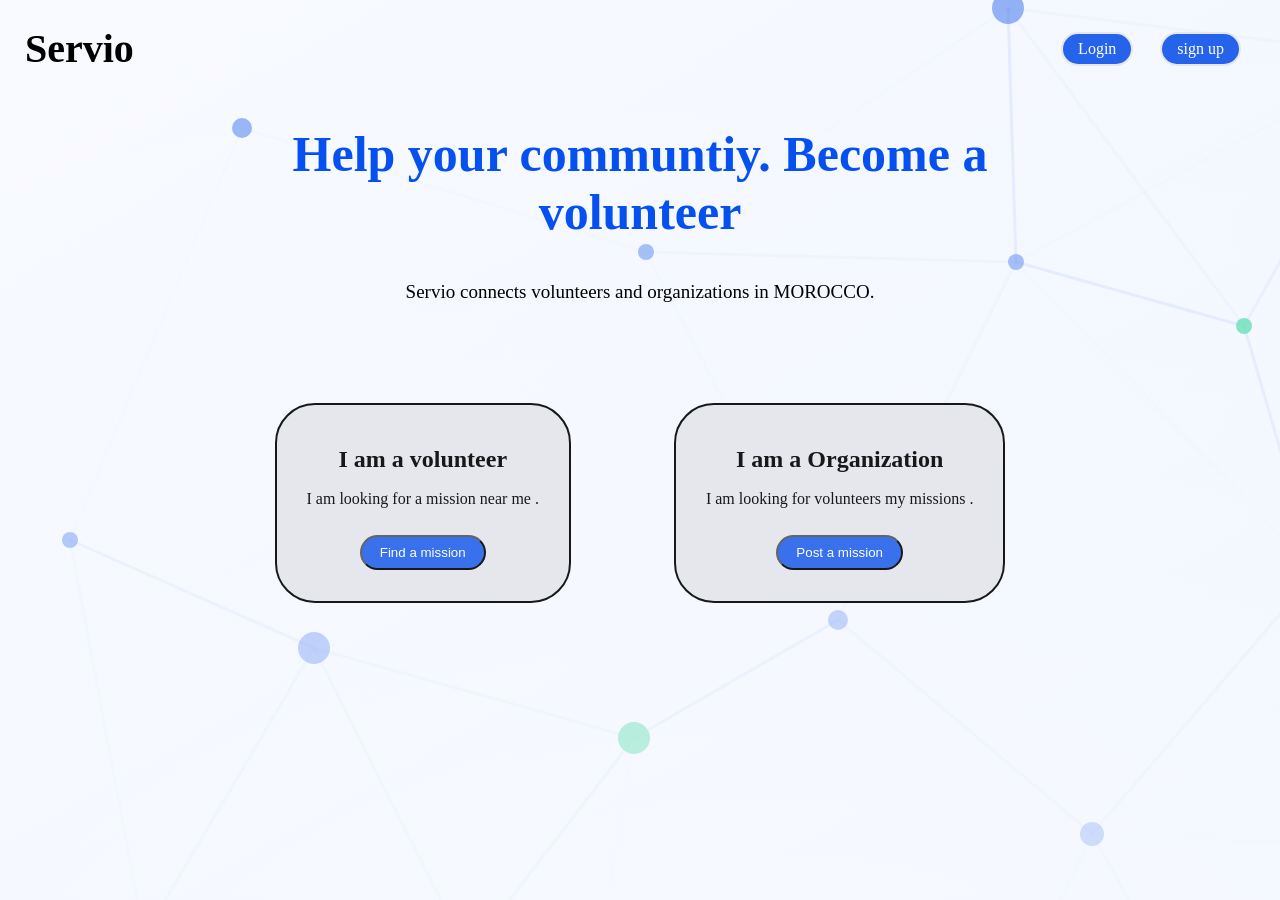
<file: index.html>
<!DOCTYPE html>
<html lang="en">

<head>
    <meta charset="UTF-8">
    <meta name="viewport" content="width=device-width, initial-scale=1.0">
    <title>Servio</title>
    <link rel="stylesheet" href="CSS/style.css">
    <link rel="stylesheet" href="CSS/main.css">
</head>

<body>
    <!-- header page-->
    <header class="header-page">
        <nav class="info">
            <span class="logo"> <strong>Servio</strong></span>
            <ul>
                <li><a href="connexion.html">Login</a></li>
                <li><a href=""> sign up</a></li>
            </ul>
        </nav>
    </header>

    <!-- body page-->
    <main class=" body-page">
        <section class="content">
            <article class=" article-content">
                <div class="titre">
                    <h1> Help your communtiy. Become a <br>
                        volunteer</h1>
                    <p class="para"> Servio connects volunteers and organizations in MOROCCO.</p>
                </div>
                <article class="type">
                    <div class=" categorie">
                        <h2>I am a volunteer</h2>
                        <p> I am looking for a mission near me .</p>
                        <button><a href=""> Find a mission</a></button>
                    </div>
                    <div class=" categorie">
                        <h2>I am a Organization</h2>
                        <p> I am looking for volunteers my missions .</p>
                        <button><a href=""> Post a mission</a></button>
                    </div>
                </article>
            </article>
        </section>

    </main>
</body>

</html>
</file>
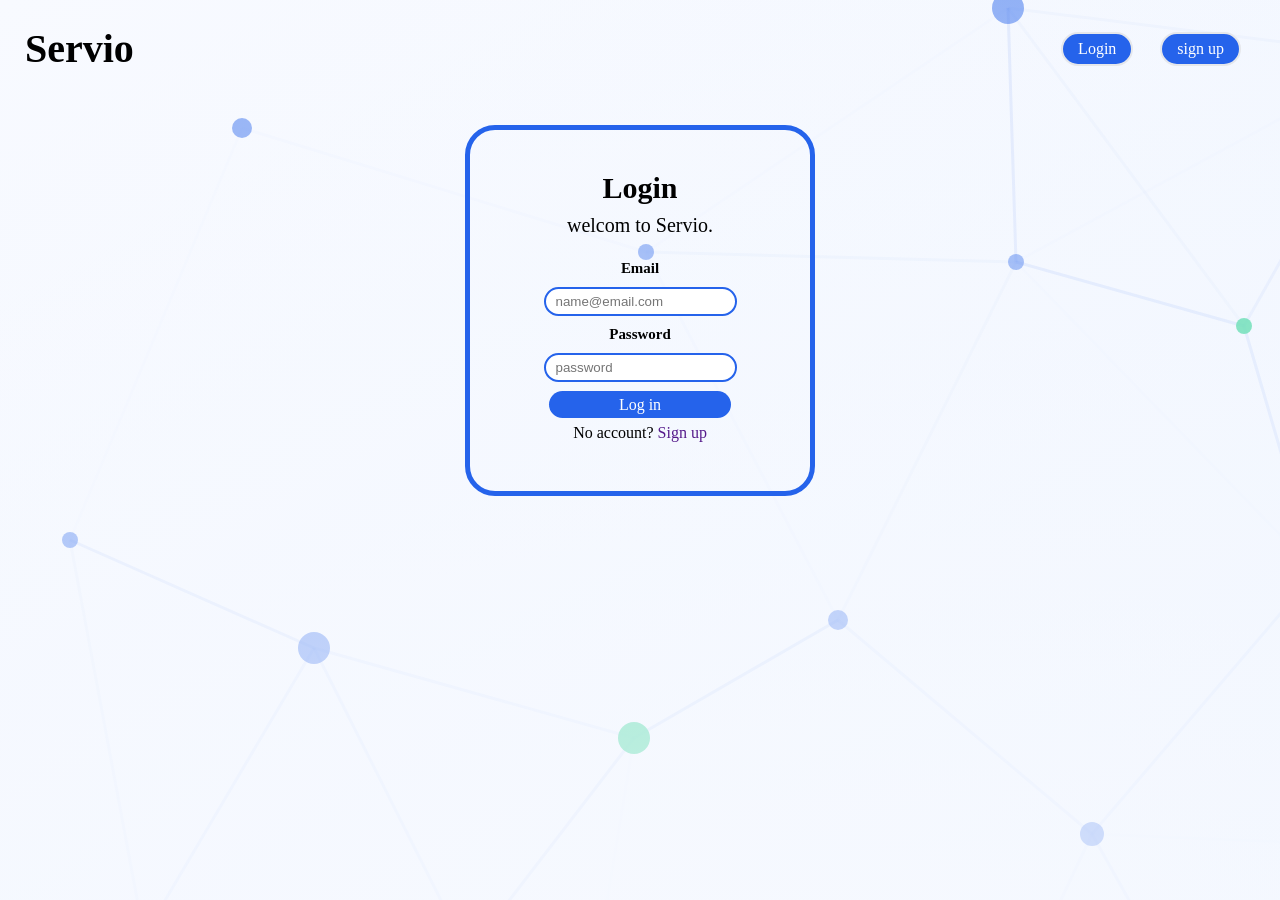
<file: connexion.html>
<!DOCTYPE html>
<html lang="en">
<head>
    <meta charset="UTF-8">
    <meta name="viewport" content="width=device-width, initial-scale=1.0">
    <title>Servio</title>
    <link rel="stylesheet" href="CSS/style.css">
</head>
<body>
     <header class="header-page">
        <nav class="info">
            <span class="logo"> <strong>Servio</strong></span>
            <ul>
            <li><a href="#">Login</a></li>
            <li><a href="#"> sign up</a></li> 
            </ul>
        </nav>
    </header>
    <main class="achraf">
        <section class="ana">
            <div class="one">
                <h2> Login</h2>
                <p>welcom to Servio.</p>
                </div>
                <div class="two">
                <h5 id="email">Email</h5>
                <input type="email" name="" id="" placeholder="name@email.com">
                <h5 id="email">Password</h5>
                <input type="password" placeholder="password">
                </div>
                <div class="four">
                     <a href="" id="five"> Log in</a>
                <p>No account? <a href=""> Sign up</a></p>
                </div>
                
            </div>
        </section>
    </main>
</body>
</html>
</file>
<file: CSS/style.css>
*{
    margin: 0;
    padding: 0;
    box-sizing: border-box;
    text-decoration: none;
    list-style: none;
    

}
body{
    padding: 25px;
background-image: url(/IMG/servio_background_light_4k.png);
}
.header-page{
   
    position: fixed;
    width: 95%;
}


.info{
    display: flex;
    justify-content: space-between;
    align-items: center;
    
    
    
}
span{
    font-family:Georgia, 'Times New Roman', Times, serif;
    font-size: 40px;
    ;
}
.info a{
    color: #ffff;
}
.info ul{
    
display: flex;
gap: 27px;


}
.info li {
  border: 2px solid #E5E7EB;  
  padding:  6px 15px;
  border-radius: 50px;
  background-color: 
#2563EB;
  
}


.achraf{
    border-radius: 50px;
    margin-top: 100px;
    text-align: center;
    font-family: Georgia, 'Times New Roman', Times, serif;
     
    

}
.ana{
    border: 5px solid #2563EB;
    display: inline-block;
    border-radius: 30px;
    padding: 25px;
    width: 350px;
}
.one{
    line-height: 1.5;
   
   font-size: 20px;
   margin: 10px;
   
}


.two{
   
    font-size: 18px;
     padding:  0px 20px;
   
}
#email {
    
    padding: 10px;
    
}
input{
    padding:  5px 10px;
    border-radius: 50px;
    border: 2px solid #2563EB;
   
}
.four{
    
    margin: 14px;
}
#five {
    color: #fff;
    padding:5px 70px ;
    border-radius: 30px;
    background: #2563EB;
}
.four p{
    padding: 10px 12px;
}
</file>
<file: CSS/main.css>
.content{
    margin-top: 40px;
   
    
}
.para{
    margin: 40px;
    
}
.titre h1{
font-size: 50px;
color:#0650f0
}
.titre p{
font-size: 19px;
}
.titre {
    margin-top: 30px;
    text-align: center;
  
}
.article-content{
   
    border-radius: 40px;
   margin: 100px;
   height: 600px;
   
   
}
.categorie{
    border-radius: 40px;
    background-color:#e4e6ec;
    border: 2px solid black;
    height: 200px;
    padding: 30px;
    line-height: 2;
    text-align: center;
    opacity: 90%;
}
button{
    margin-top: 20px;
    padding: 8px 18px;
    background-color: #2563EB;;
    color: #ffff;
    border-radius: 30px;
    
}
button a{
   
    color: #ffff;
}
.type{
    
    margin-top:100px ;
    display: flex;
    justify-content: center;
    align-items: center;
    gap: 10%;
}
</file>
